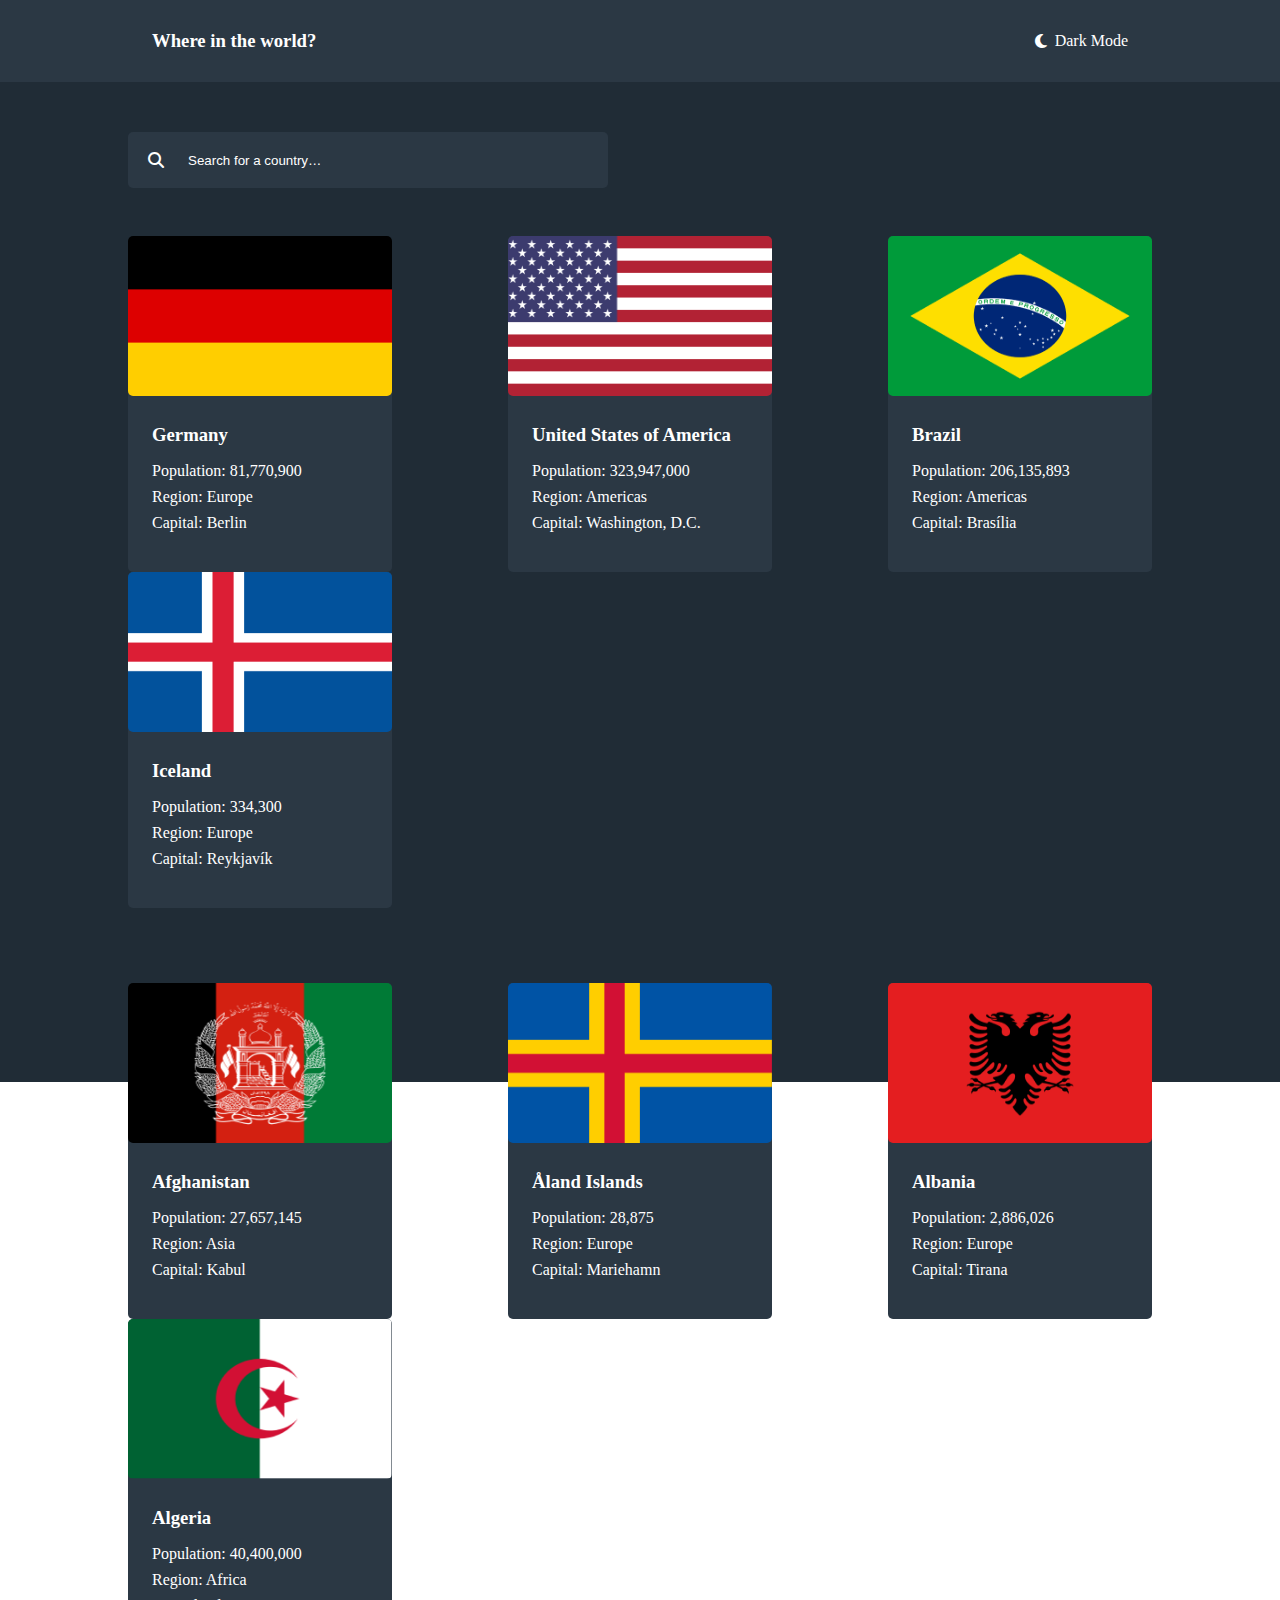
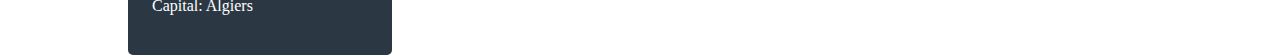
<file: index.html>
<!DOCTYPE html>
<html lang="en">
<head>
    <meta charset="UTF-8">
    <meta name="viewport" content="width=device-width, initial-scale=1.0">
    <title>Document</title>
    <link rel="stylesheet" href="style.css">
    <link rel="stylesheet" href="https://cdnjs.cloudflare.com/ajax/libs/font-awesome/6.5.1/css/all.min.css">
</head>
<body>
    <nav>
        <div class="container">
            <div class="row">
                <h3>Where in the world?</h3>
                <div class="mode">
                <i class="fa-solid fa-moon"></i>
                <a href="#">Dark Mode</a>
                </div>
            </div>
        </div>
    </nav>
    <section class="main-section">
        <div class="container2">
            <div class="searchBtn">
                <i class="fa-solid fa-magnifying-glass"></i>
                <input type="text" placeholder="Search for a country…">
            </div>
            <div class="row2">
                <div class="col">
                    <a href="./Germany.html">
                        <div class="card">
                            <div class="card-img">
                                <img src="./img/1280px-Flag_of_Germany.svg (8).png" alt="country">
                            </div>
                            <div class="card-titile">
                                <h3>Germany</h3>
                                <p style="margin-top: 16px;"><span>Population:</span> 81,770,900</p>
                                <p style="margin-top: 8px;"><span>Region:</span> Europe</p>
                                <p style="margin-top: 8px;"><span>Capital:</span> Berlin</p>
                            </div>
                        </div>
                    </a>
                </div>
                <div class="col">
                    <a href="./America.html">
                        <div class="card">
                            <div class="card-img">
                                <img src="./img/1280px-Flag_of_Germany.svg (9).png" alt="country">
                            </div>
                            <div class="card-titile">
                                <h3>United States of America</h3>
                                <p style="margin-top: 16px;"><span>Population:</span> 323,947,000</p>
                                <p style="margin-top: 8px;"><span>Region:</span> Americas</p>
                                <p style="margin-top: 8px;"><span>Capital:</span> Washington, D.C.</p>
                            </div>
                        </div>
                    </a>
                </div>
                <div class="col">
                    <a href="./Brazil.html">
                        <div class="card">
                            <div class="card-img">
                                <img src="./img/1280px-Flag_of_Germany.svg (2).png" alt="country">
                            </div>
                            <div class="card-titile">
                                <h3>Brazil</h3>
                                <p style="margin-top: 16px;"><span>Population:</span> 206,135,893</p>
                                <p style="margin-top: 8px;"><span>Region:</span> Americas</p>
                                <p style="margin-top: 8px;"><span>Capital:</span> Brasília</p>
                            </div>
                        </div>
                    </a>
                </div>
                <div class="col">
                    <a href="./Iceland.html">
                        <div class="card">
                            <div class="card-img">
                                <img src="./img/1280px-Flag_of_Germany.svg (3).png" alt="country">
                            </div>
                            <div class="card-titile">
                                <h3>Iceland</h3>
                                <p style="margin-top: 16px;"><span>Population:</span> 334,300</p>
                                <p style="margin-top: 8px;"><span>Region:</span> Europe</p>
                                <p style="margin-top: 8px;"><span>Capital:</span> Reykjavík</p>
                            </div>
                        </div>
                    </a>
                </div>   
            </div>
            <div class="row3">
                <div class="col">
                    <a href="./Afghanistan.html">
                        <div class="card">
                            <div class="card-img">
                                <img src="./img/1280px-Flag_of_Germany.svg (4).png" alt="country">
                            </div>
                            <div class="card-titile">
                                <h3>Afghanistan</h3>
                                <p style="margin-top: 16px;"><span>Population:</span> 27,657,145</p>
                                <p style="margin-top: 8px;"><span>Region:</span> Asia</p>
                                <p style="margin-top: 8px;"><span>Capital:</span> Kabul</p>
                            </div>
                        </div>
                    </a>
                </div>
                <div class="col">
                    <a href="./Åland Islands.html">
                        <div class="card">
                            <div class="card-img">
                                <img src="./img/1280px-Flag_of_Germany.svg (5).png" alt="country">
                            </div>
                            <div class="card-titile">
                                <h3>Åland Islands</h3>
                                <p style="margin-top: 16px;"><span>Population:</span> 28,875</p>
                                <p style="margin-top: 8px;"><span>Region:</span> Europe</p>
                                <p style="margin-top: 8px;"><span>Capital:</span> Mariehamn</p>
                            </div>
                        </div>
                    </a>
                </div>
                <div class="col">
                    <a href="./Albania.html">
                        <div class="card">
                            <div class="card-img">
                                <img src="./img/1280px-Flag_of_Germany.svg (6).png" alt="country">
                            </div>
                            <div class="card-titile">
                                <h3>Albania</h3>
                                <p style="margin-top: 16px;"><span>Population:</span> 2,886,026</p>
                                <p style="margin-top: 8px;"><span>Region:</span> Europe</p>
                                <p style="margin-top: 8px;"><span>Capital:</span> Tirana</p>
                            </div>
                        </div>
                    </a>
                </div>
                <div class="col">
                    <a href="./Algeria.html">
                        <div class="card">
                            <div class="card-img">
                                <img src="./img/1280px-Flag_of_Germany.svg (7).png" alt="country">
                            </div>
                            <div class="card-titile">
                                <h3>Algeria</h3>
                                <p style="margin-top: 16px;"><span>Population:</span> 40,400,000</p>
                                <p style="margin-top: 8px;"><span>Region:</span> Africa</p>
                                <p style="margin-top: 8px;"><span>Capital:</span> Algiers</p>
                            </div>
                        </div>
                    </a>
                </div>
            </div>
        </div>
    </section>
</body>
</html>
</file>
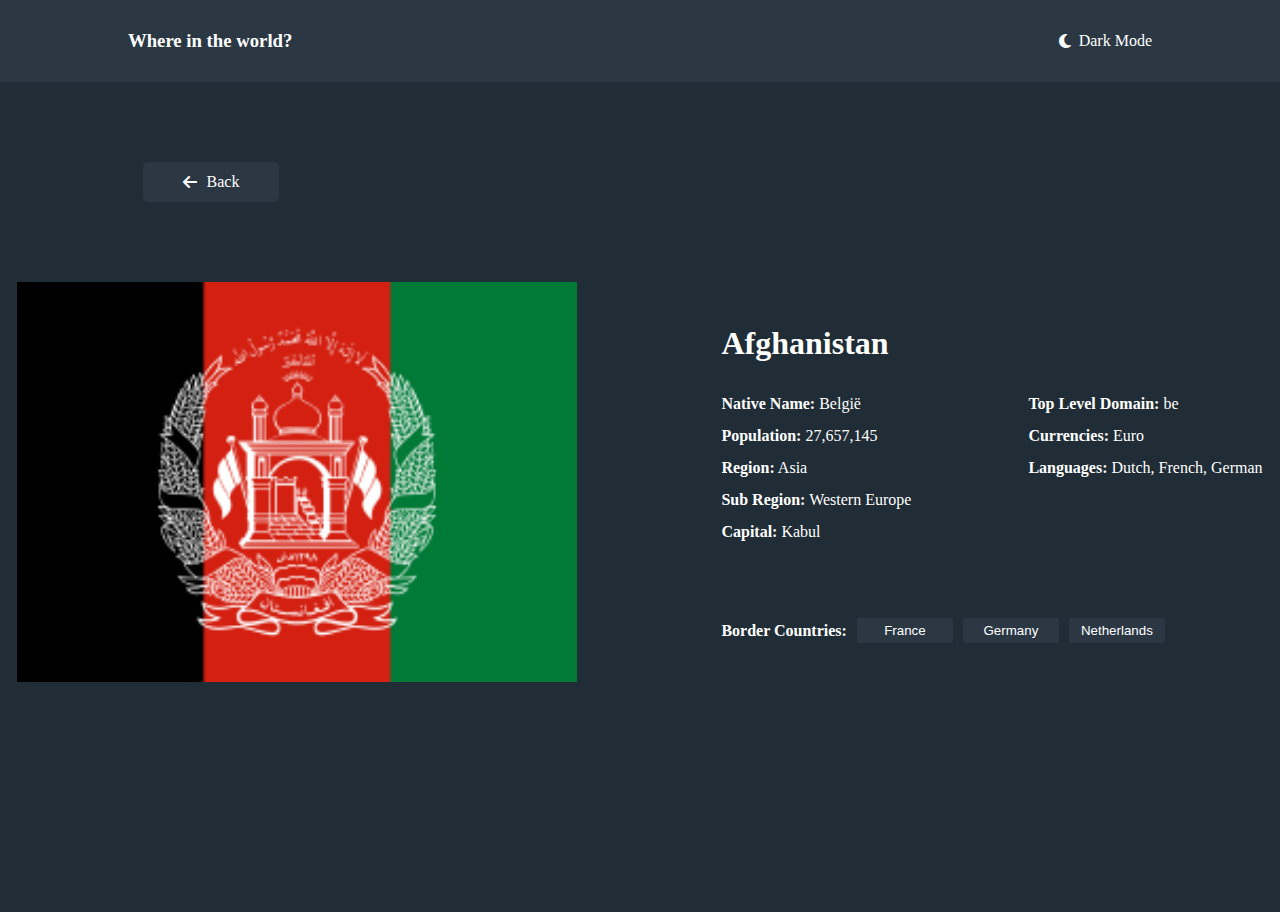
<file: Afghanistan.html>
<!DOCTYPE html>
<html lang="en">
<head>
    <meta charset="UTF-8">
    <meta name="viewport" content="width=device-width, initial-scale=1.0">
    <title>Document</title>
    <link rel="stylesheet" href="style2.css">
    <link rel="stylesheet" href="https://cdnjs.cloudflare.com/ajax/libs/font-awesome/6.5.1/css/all.min.css">
</head>
<body>
    <nav>
        <div class="container">
            <div class="row_1">
                <h3>Where in the world?</h3>
                <div class="mode">
                <i class="fa-solid fa-moon"></i>
                <a href="#">Dark Mode</a>
                </div>
            </div>
        </div>
    </nav>
    <div class="main-section">
        <div class="container_2">
            <div class="backBtn">
                <a href="index.html">
                    <button>
                        <i class="fa-solid fa-arrow-left"></i>
                        Back
                    </button>
                </a>
            </div>
            <div class="row left">
                <div class="flag-img">
                    <img class="abu" src="./img/1280px-Flag_of_Germany.svg (4).png" alt="flag">
                </div>
            
                <div class="description">
                    <h2>Afghanistan</h2>
                    <div class="aaa">
                        <div class="row right">
                            <div class="first-texts">
                                <p><span>Native Name:</span> België</p>
                                <p><span>Population:</span> 27,657,145</p>
                                <p><span>Region:</span> Asia</p>
                                <p><span>Sub Region:</span> Western Europe</p>
                                <p><span>Capital:</span> Kabul</p>
                            </div>
                            <div class="second-texts">
                                <p><span>Top Level Domain:</span> be</p>
                                <p><span>Currencies:</span> Euro</p>
                                <p><span>Languages:</span> Dutch, French, German</p>
                            </div>
                        </div>
                        <div class="under">
                            <div class="btns">
                                <p><span>Border Countries: </span></p>
                                <button>France</button>
                                <button>Germany</button>
                                <button>Netherlands</button>
                            </div>
                        </div>
                    </div>
                </div>
            </div>
        </div>
    </div>
</body>
</html>
</file>
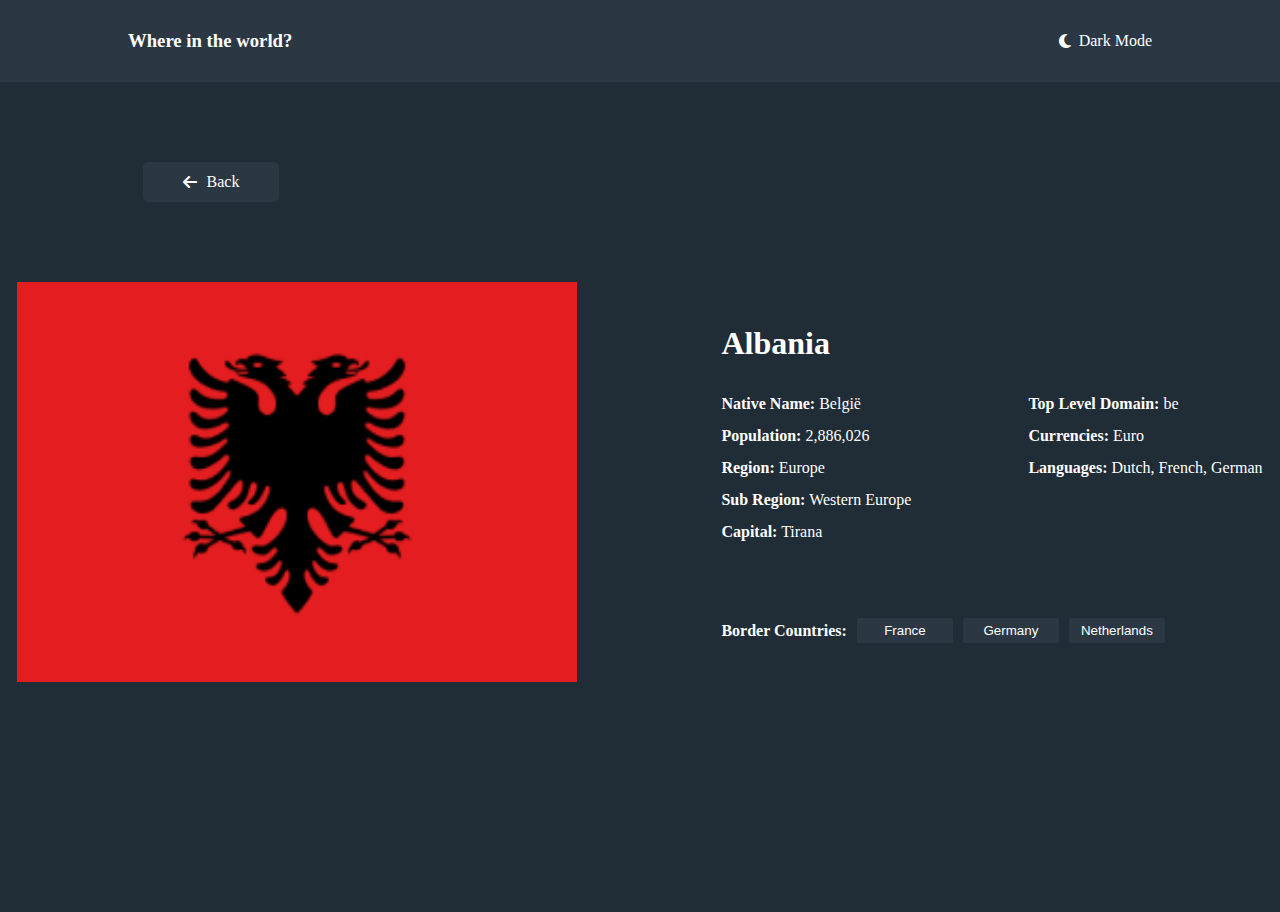
<file: Albania.html>
<!DOCTYPE html>
<html lang="en">
<head>
    <meta charset="UTF-8">
    <meta name="viewport" content="width=device-width, initial-scale=1.0">
    <title>Document</title>
    <link rel="stylesheet" href="style2.css">
    <link rel="stylesheet" href="https://cdnjs.cloudflare.com/ajax/libs/font-awesome/6.5.1/css/all.min.css">
</head>
<body>
    <nav>
        <div class="container">
            <div class="row_1">
                <h3>Where in the world?</h3>
                <div class="mode">
                <i class="fa-solid fa-moon"></i>
                <a href="#">Dark Mode</a>
                </div>
            </div>
        </div>
    </nav>
    <div class="main-section">
        <div class="container_2">
            <div class="backBtn">
                <a href="index.html">
                    <button>
                        <i class="fa-solid fa-arrow-left"></i>
                        Back
                    </button>
                </a>
            </div>
            <div class="row left">
                <div class="flag-img">
                    <img class="abu" src="./img/1280px-Flag_of_Germany.svg (6).png" alt="flag">
                </div>
            
                <div class="description">
                    <h2>Albania</h2>
                    <div class="aaa">
                        <div class="row right">
                            <div class="first-texts">
                                <p><span>Native Name:</span> België</p>
                                <p><span>Population:</span> 2,886,026</p>
                                <p><span>Region:</span> Europe</p>
                                <p><span>Sub Region:</span> Western Europe</p>
                                <p><span>Capital:</span> Tirana</p>
                            </div>
                            <div class="second-texts">
                                <p><span>Top Level Domain:</span> be</p>
                                <p><span>Currencies:</span> Euro</p>
                                <p><span>Languages:</span> Dutch, French, German</p>
                            </div>
                        </div>
                        <div class="under">
                            <div class="btns">
                                <p><span>Border Countries: </span></p>
                                <button>France</button>
                                <button>Germany</button>
                                <button>Netherlands</button>
                            </div>
                        </div>
                    </div>
                </div>
            </div>
        </div>
    </div>
</body>
</html>
</file>
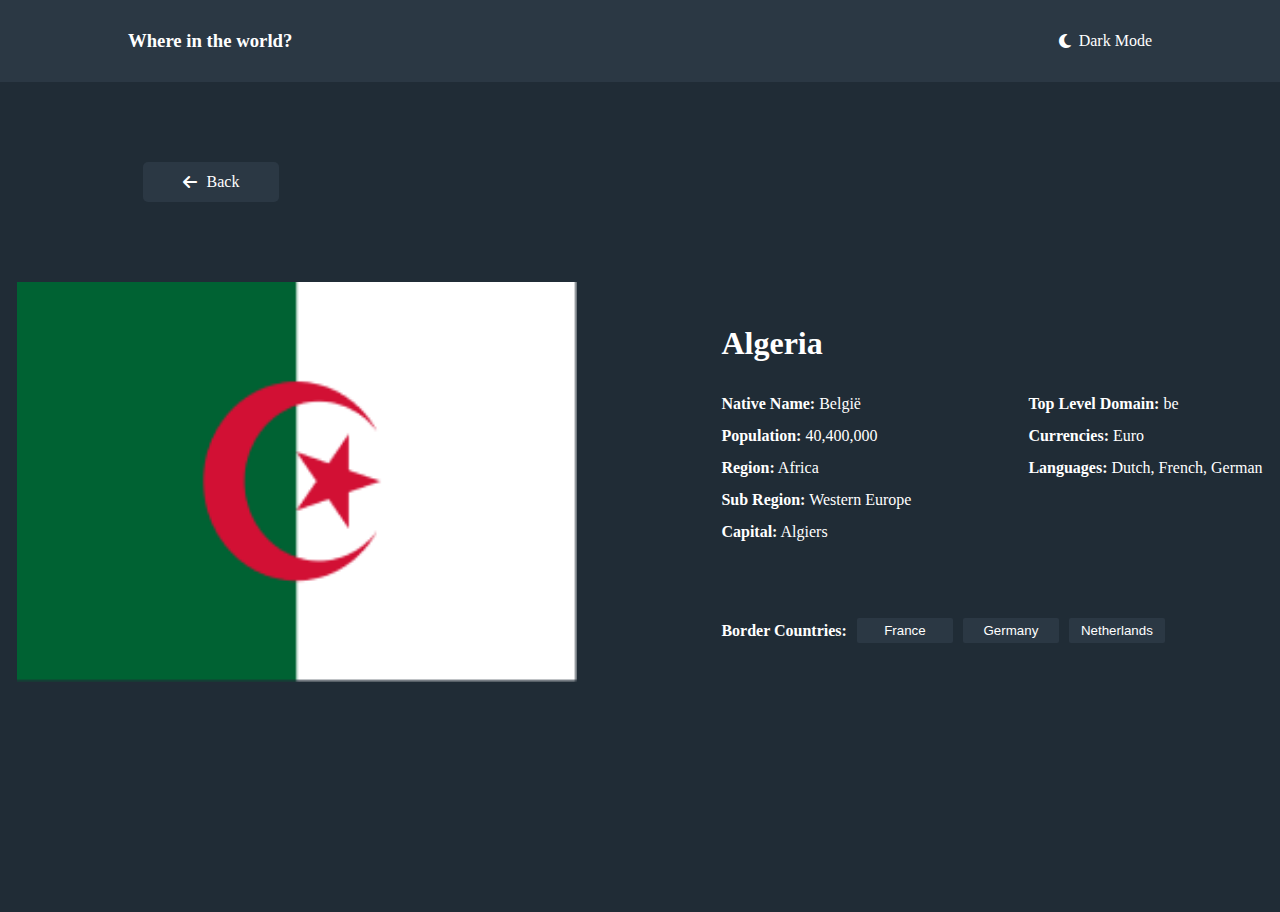
<file: Algeria.html>
<!DOCTYPE html>
<html lang="en">
<head>
    <meta charset="UTF-8">
    <meta name="viewport" content="width=device-width, initial-scale=1.0">
    <title>Document</title>
    <link rel="stylesheet" href="style2.css">
    <link rel="stylesheet" href="https://cdnjs.cloudflare.com/ajax/libs/font-awesome/6.5.1/css/all.min.css">
</head>
<body>
    <nav>
        <div class="container">
            <div class="row_1">
                <h3>Where in the world?</h3>
                <div class="mode">
                <i class="fa-solid fa-moon"></i>
                <a href="#">Dark Mode</a>
                </div>
            </div>
        </div>
    </nav>
    <div class="main-section">
        <div class="container_2">
            <div class="backBtn">
                <a href="index.html">
                    <button>
                        <i class="fa-solid fa-arrow-left"></i>
                        Back
                    </button>
                </a>
            </div>
            <div class="row left">
                <div class="flag-img">
                    <img class="abu" src="./img/1280px-Flag_of_Germany.svg (7).png" alt="flag">
                </div>
            
                <div class="description">
                    <h2>Algeria</h2>
                    <div class="aaa">
                        <div class="row right">
                            <div class="first-texts">
                                <p><span>Native Name:</span> België</p>
                                <p><span>Population:</span> 40,400,000</p>
                                <p><span>Region:</span> Africa</p>
                                <p><span>Sub Region:</span> Western Europe</p>
                                <p><span>Capital:</span> Algiers</p>
                            </div>
                            <div class="second-texts">
                                <p><span>Top Level Domain:</span> be</p>
                                <p><span>Currencies:</span> Euro</p>
                                <p><span>Languages:</span> Dutch, French, German</p>
                            </div>
                        </div>
                        <div class="under">
                            <div class="btns">
                                <p><span>Border Countries: </span></p>
                                <button>France</button>
                                <button>Germany</button>
                                <button>Netherlands</button>
                            </div>
                        </div>
                    </div>
                </div>
            </div>
        </div>
    </div>
</body>
</html>
</file>
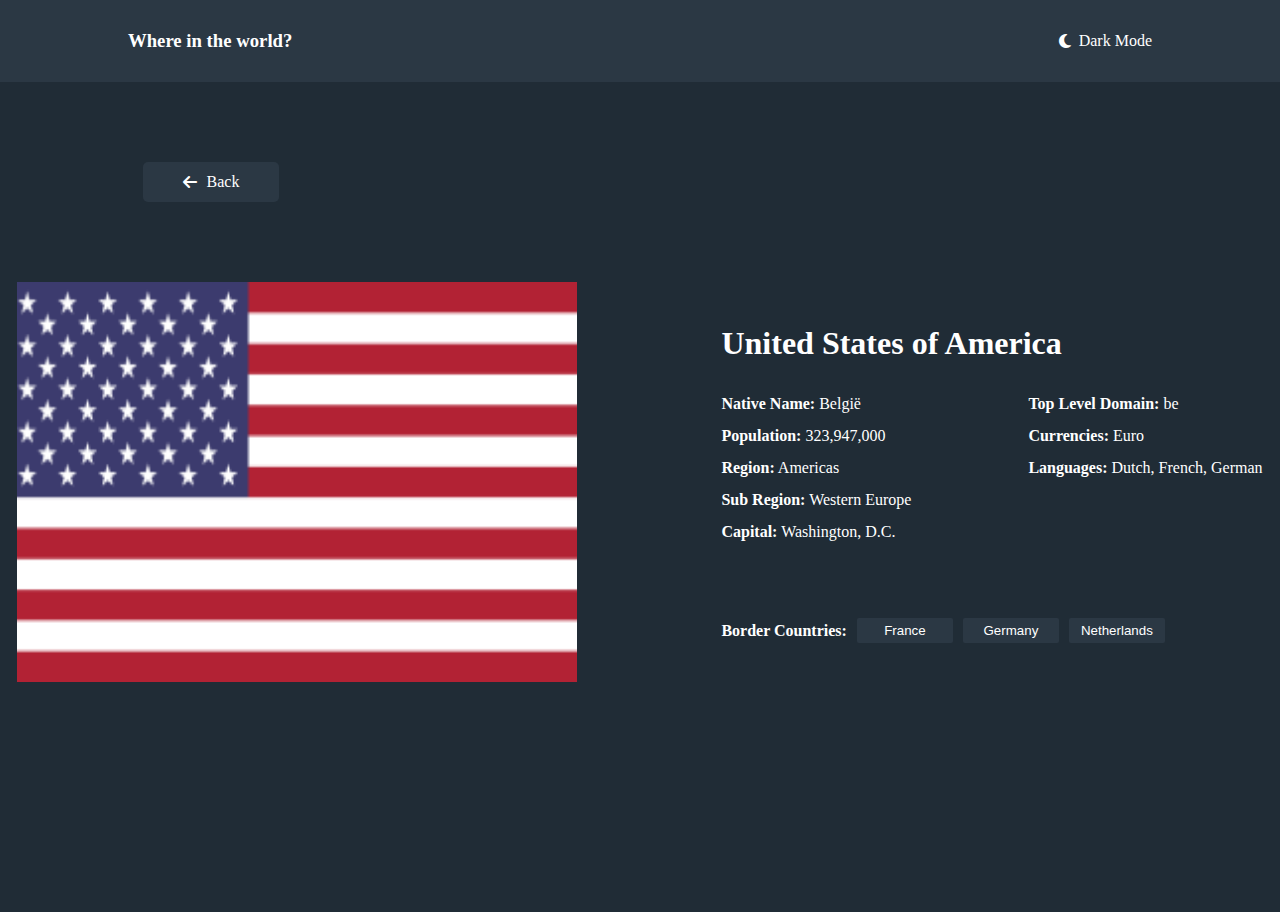
<file: America.html>
<!DOCTYPE html>
<html lang="en">
<head>
    <meta charset="UTF-8">
    <meta name="viewport" content="width=device-width, initial-scale=1.0">
    <title>Document</title>
    <link rel="stylesheet" href="style2.css">
    <link rel="stylesheet" href="https://cdnjs.cloudflare.com/ajax/libs/font-awesome/6.5.1/css/all.min.css">
</head>
<body>
    <nav>
        <div class="container">
            <div class="row_1">
                <h3>Where in the world?</h3>
                <div class="mode">
                <i class="fa-solid fa-moon"></i>
                <a href="#">Dark Mode</a>
                </div>
            </div>
        </div>
    </nav>
    <div class="main-section">
        <div class="container_2">
            <div class="backBtn">
                <a href="index.html">
                    <button>
                        <i class="fa-solid fa-arrow-left"></i>
                        Back
                    </button>
                </a>
            </div>
            <div class="row left">
                <div class="flag-img">
                    <img class="abu" src="./img/1280px-Flag_of_Germany.svg (9).png" alt="flag">
                </div>
            
                <div class="description">
                    <h2>United States of America</h2>
                    <div class="aaa">
                        <div class="row right">
                            <div class="first-texts">
                                <p><span>Native Name:</span> België</p>
                                <p><span>Population:</span> 323,947,000</p>
                                <p><span>Region:</span> Americas</p>
                                <p><span>Sub Region:</span> Western Europe</p>
                                <p><span>Capital:</span> Washington, D.C.</p>
                            </div>
                            <div class="second-texts">
                                <p><span>Top Level Domain:</span> be</p>
                                <p><span>Currencies:</span> Euro</p>
                                <p><span>Languages:</span> Dutch, French, German</p>
                            </div>
                        </div>
                        <div class="under">
                            <div class="btns">
                                <p><span>Border Countries: </span></p>
                                <button>France</button>
                                <button>Germany</button>
                                <button>Netherlands</button>
                            </div>
                        </div>
                    </div>
                </div>
            </div>
        </div>
    </div>
</body>
</html>
</file>
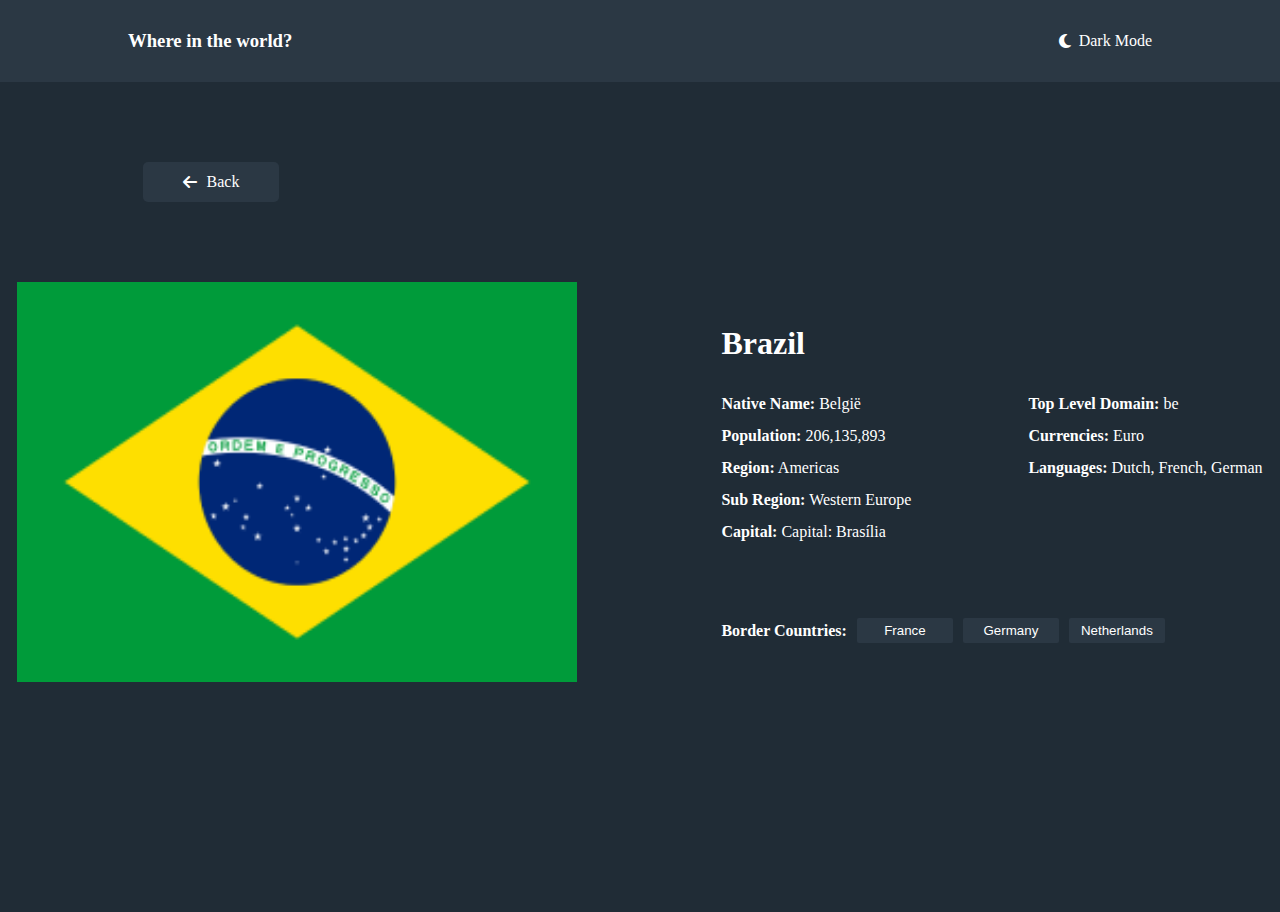
<file: Brazil.html>
<!DOCTYPE html>
<html lang="en">
<head>
    <meta charset="UTF-8">
    <meta name="viewport" content="width=device-width, initial-scale=1.0">
    <title>Document</title>
    <link rel="stylesheet" href="style2.css">
    <link rel="stylesheet" href="https://cdnjs.cloudflare.com/ajax/libs/font-awesome/6.5.1/css/all.min.css">
</head>
<body>
    <nav>
        <div class="container">
            <div class="row_1">
                <h3>Where in the world?</h3>
                <div class="mode">
                <i class="fa-solid fa-moon"></i>
                <a href="#">Dark Mode</a>
                </div>
            </div>
        </div>
    </nav>
    <div class="main-section">
        <div class="container_2">
            <div class="backBtn">
                <a href="index.html">
                    <button>
                        <i class="fa-solid fa-arrow-left"></i>
                        Back
                    </button>
                </a>
            </div>
            <div class="row left">
                <div class="flag-img">
                    <img class="abu" src="./img/1280px-Flag_of_Germany.svg (2).png" alt="flag">
                </div>
            
                <div class="description">
                    <h2>Brazil</h2>
                    <div class="aaa">
                        <div class="row right">
                            <div class="first-texts">
                                <p><span>Native Name:</span> België</p>
                                <p><span>Population:</span> 206,135,893</p>
                                <p><span>Region:</span> Americas</p>
                                <p><span>Sub Region:</span> Western Europe</p>
                                <p><span>Capital:</span> Capital: Brasília</p>
                            </div>
                            <div class="second-texts">
                                <p><span>Top Level Domain:</span> be</p>
                                <p><span>Currencies:</span> Euro</p>
                                <p><span>Languages:</span> Dutch, French, German</p>
                            </div>
                        </div>
                        <div class="under">
                            <div class="btns">
                                <p><span>Border Countries: </span></p>
                                <button>France</button>
                                <button>Germany</button>
                                <button>Netherlands</button>
                            </div>
                        </div>
                    </div>
                </div>
            </div>
        </div>
    </div>
</body>
</html>
</file>
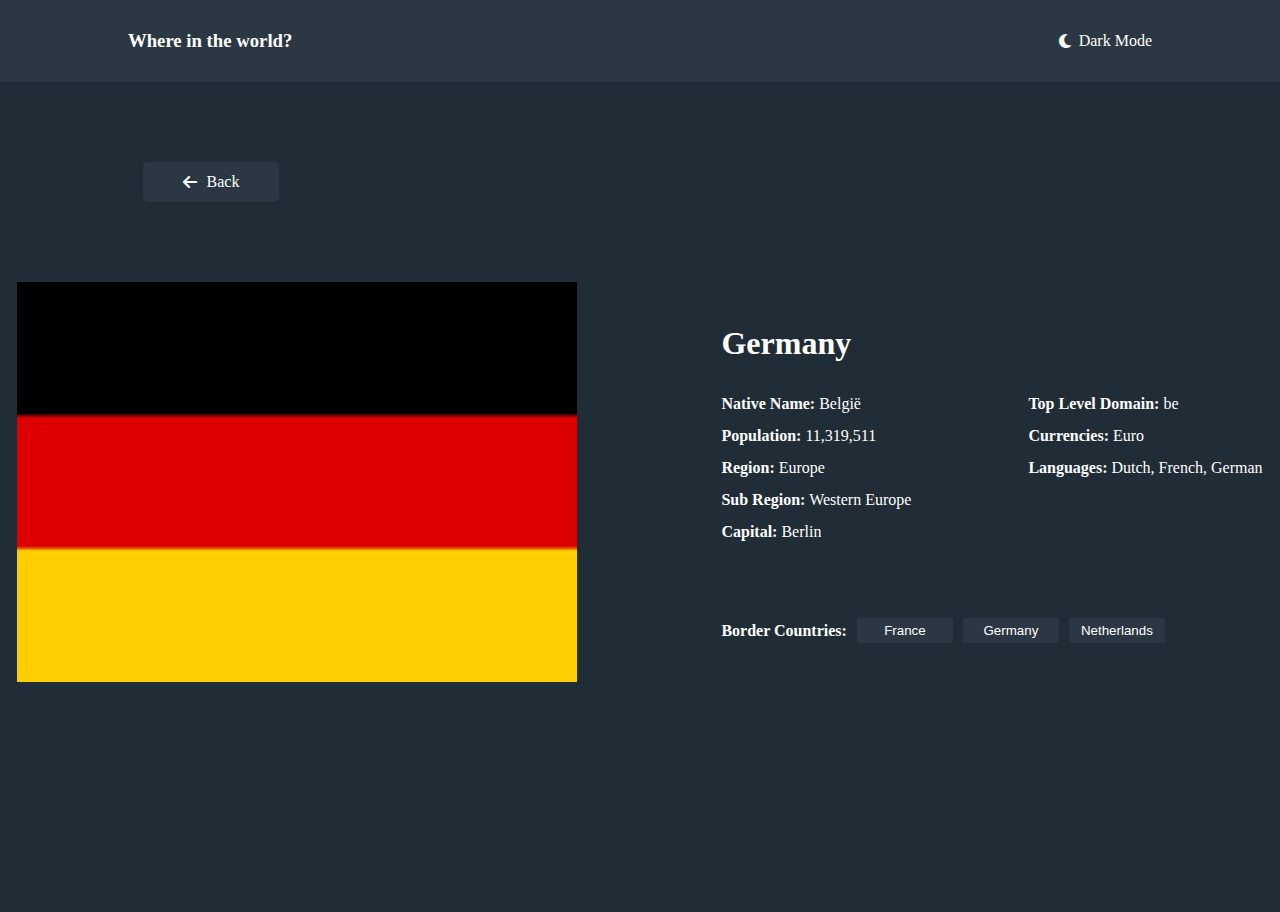
<file: Germany.html>
<!DOCTYPE html>
<html lang="en">
<head>
    <meta charset="UTF-8">
    <meta name="viewport" content="width=device-width, initial-scale=1.0">
    <title>Document</title>
    <link rel="stylesheet" href="style2.css">
    <link rel="stylesheet" href="https://cdnjs.cloudflare.com/ajax/libs/font-awesome/6.5.1/css/all.min.css">
</head>
<body>
    <nav>
        <div class="container">
            <div class="row_1">
                <h3>Where in the world?</h3>
                <div class="mode">
                <i class="fa-solid fa-moon"></i>
                <a href="#">Dark Mode</a>
                </div>
            </div>
        </div>
    </nav>
    <div class="main-section">
        <div class="container_2">
            <div class="backBtn">
                <a href="index.html">
                    <button>
                        <i class="fa-solid fa-arrow-left"></i>
                        Back
                    </button>
                </a>
            </div>
            <div class="row left">
                <div class="flag-img">
                    <img class="abu" src="./img/1280px-Flag_of_Germany.svg (8).png" alt="flag">
                </div>
            
                <div class="description">
                    <h2>Germany</h2>
                    <div class="aaa">
                        <div class="row right">
                            <div class="first-texts">
                                <p><span>Native Name:</span> België</p>
                                <p><span>Population:</span> 11,319,511</p>
                                <p><span>Region:</span> Europe</p>
                                <p><span>Sub Region:</span> Western Europe</p>
                                <p><span>Capital:</span> Berlin</p>
                            </div>
                            <div class="second-texts">
                                <p><span>Top Level Domain:</span> be</p>
                                <p><span>Currencies:</span> Euro</p>
                                <p><span>Languages:</span> Dutch, French, German</p>
                            </div>
                        </div>
                        <div class="under">
                            <div class="btns">
                                <p><span>Border Countries: </span></p>
                                <button>France</button>
                                <button>Germany</button>
                                <button>Netherlands</button>
                            </div>
                        </div>
                    </div>
                </div>
            </div>
        </div>
    </div>
</body>
</html>
</file>
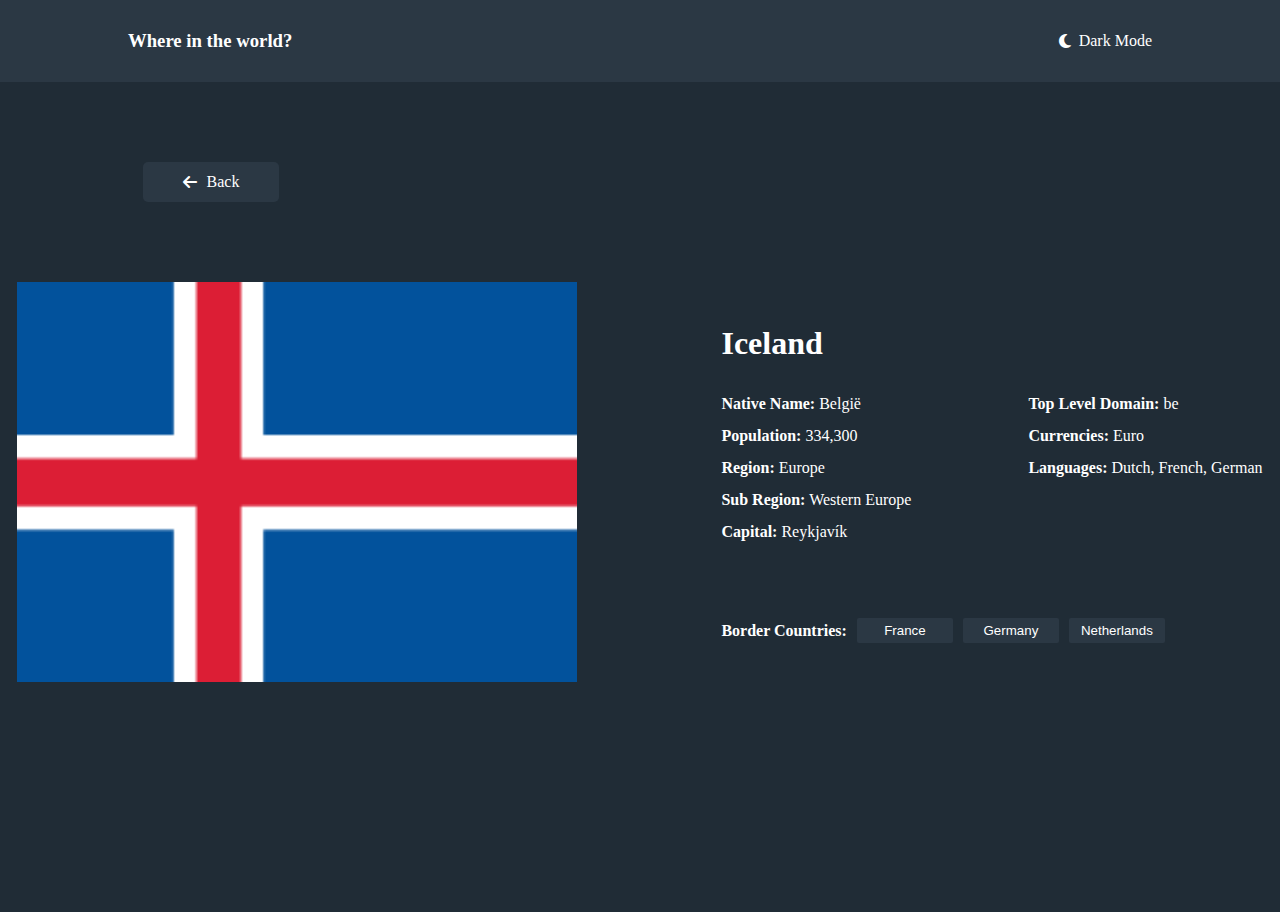
<file: Iceland.html>
<!DOCTYPE html>
<html lang="en">
<head>
    <meta charset="UTF-8">
    <meta name="viewport" content="width=device-width, initial-scale=1.0">
    <title>Document</title>
    <link rel="stylesheet" href="style2.css">
    <link rel="stylesheet" href="https://cdnjs.cloudflare.com/ajax/libs/font-awesome/6.5.1/css/all.min.css">
</head>
<body>
    <nav>
        <div class="container">
            <div class="row_1">
                <h3>Where in the world?</h3>
                <div class="mode">
                <i class="fa-solid fa-moon"></i>
                <a href="#">Dark Mode</a>
                </div>
            </div>
        </div>
    </nav>
    <div class="main-section">
        <div class="container_2">
            <div class="backBtn">
                <a href="index.html">
                    <button>
                        <i class="fa-solid fa-arrow-left"></i>
                        Back
                    </button>
                </a>
            </div>
            <div class="row left">
                <div class="flag-img">
                    <img class="abu" src="./img/1280px-Flag_of_Germany.svg (3).png" alt="flag">
                </div>
            
                <div class="description">
                    <h2>Iceland</h2>
                    <div class="aaa">
                        <div class="row right">
                            <div class="first-texts">
                                <p><span>Native Name:</span> België</p>
                                <p><span>Population:</span> 334,300</p>
                                <p><span>Region:</span> Europe</p>
                                <p><span>Sub Region:</span> Western Europe</p>
                                <p><span>Capital:</span> Reykjavík</p>
                            </div>
                            <div class="second-texts">
                                <p><span>Top Level Domain:</span> be</p>
                                <p><span>Currencies:</span> Euro</p>
                                <p><span>Languages:</span> Dutch, French, German</p>
                            </div>
                        </div>
                        <div class="under">
                            <div class="btns">
                                <p><span>Border Countries: </span></p>
                                <button>France</button>
                                <button>Germany</button>
                                <button>Netherlands</button>
                            </div>
                        </div>
                    </div>
                </div>
            </div>
        </div>
    </div>
</body>
</html>
</file>
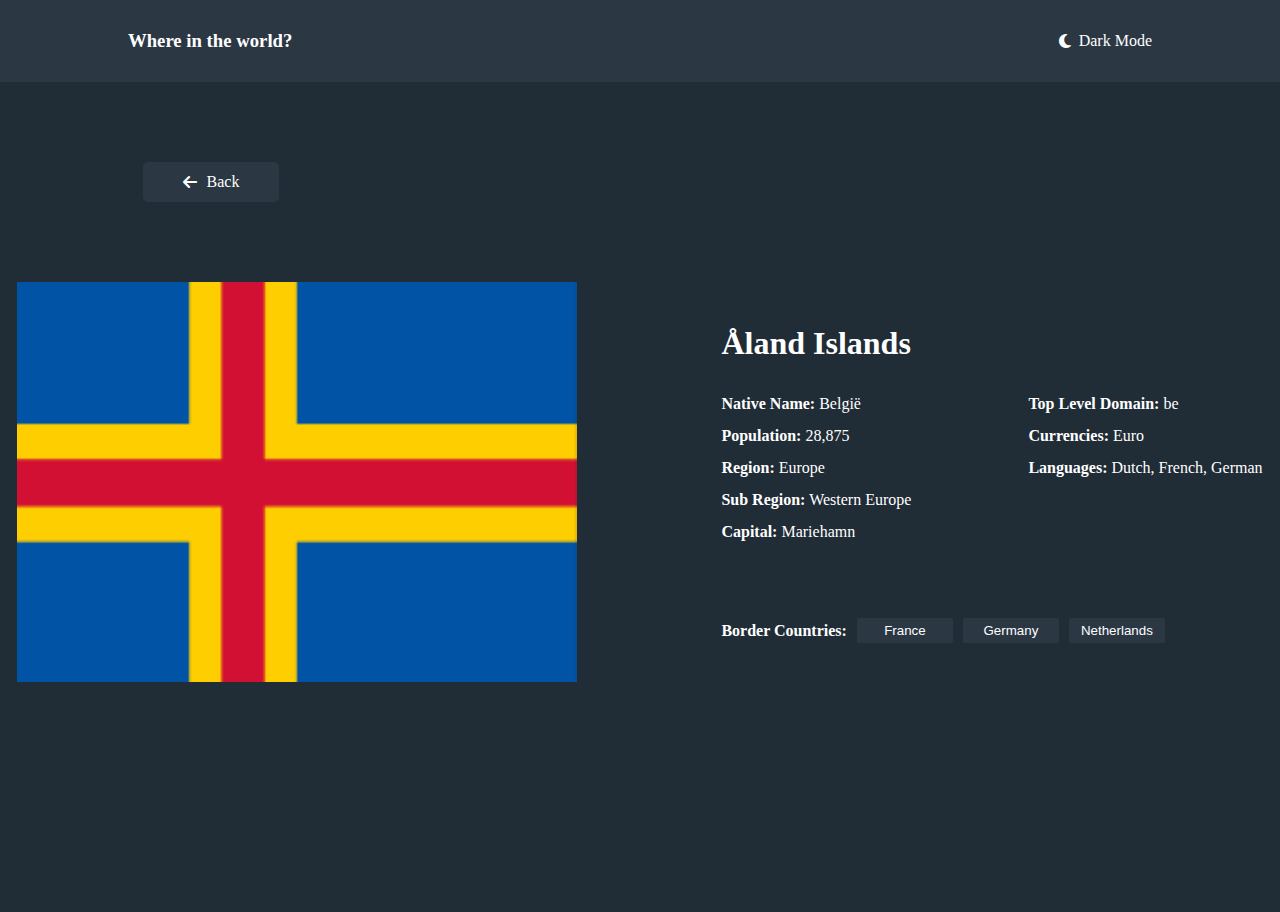
<file: Åland Islands.html>
<!DOCTYPE html>
<html lang="en">
<head>
    <meta charset="UTF-8">
    <meta name="viewport" content="width=device-width, initial-scale=1.0">
    <title>Document</title>
    <link rel="stylesheet" href="style2.css">
    <link rel="stylesheet" href="https://cdnjs.cloudflare.com/ajax/libs/font-awesome/6.5.1/css/all.min.css">
</head>
<body>
    <nav>
        <div class="container">
            <div class="row_1">
                <h3>Where in the world?</h3>
                <div class="mode">
                <i class="fa-solid fa-moon"></i>
                <a href="#">Dark Mode</a>
                </div>
            </div>
        </div>
    </nav>
    <div class="main-section">
        <div class="container_2">
            <div class="backBtn">
                <a href="index.html">
                    <button>
                        <i class="fa-solid fa-arrow-left"></i>
                        Back
                    </button>
                </a>
            </div>
            <div class="row left">
                <div class="flag-img">
                    <img class="abu" src="./img/1280px-Flag_of_Germany.svg (5).png" alt="flag">
                </div>
            
                <div class="description">
                    <h2>Åland Islands</h2>
                    <div class="aaa">
                        <div class="row right">
                            <div class="first-texts">
                                <p><span>Native Name:</span> België</p>
                                <p><span>Population:</span> 28,875</p>
                                <p><span>Region:</span> Europe</p>
                                <p><span>Sub Region:</span> Western Europe</p>
                                <p><span>Capital:</span> Mariehamn</p>
                            </div>
                            <div class="second-texts">
                                <p><span>Top Level Domain:</span> be</p>
                                <p><span>Currencies:</span> Euro</p>
                                <p><span>Languages:</span> Dutch, French, German</p>
                            </div>
                        </div>
                        <div class="under">
                            <div class="btns">
                                <p><span>Border Countries: </span></p>
                                <button>France</button>
                                <button>Germany</button>
                                <button>Netherlands</button>
                            </div>
                        </div>
                    </div>
                </div>
            </div>
        </div>
    </div>
</body>
</html>
</file>
<file: style.css>
* {
    margin: 0;
    padding: 0;
    box-sizing: border-box;
}

nav {
    padding: 30px;
    background-color: #2B3844;
    color: white;
}

nav a {
    color: white;
    text-decoration: none;
}

.mode {
    display: flex;
    align-items: center;
    gap: 8px;
}

.row {
    display: flex;
    flex-wrap: wrap;
    justify-content: space-between;
    align-items: center;
}

.row2 {
    display: flex;
    flex-wrap: wrap;
    justify-content: space-between;
    align-items: center;
    margin-top: 48px;
}

.row3 {
    display: flex;
    flex-wrap: wrap;
    justify-content: space-between;
    align-items: center;
    margin-top: 75px;
}

.container {
    width: 80%;
    margin: 0 auto;
}

.container2 {
    width: 80%;
    margin: 0 auto;
    padding-top: 20px;
}

.searchBtn {
    border-radius: 5px;
    margin-top: 30px;
    background-color: #2B3844;
    width: 480px;
    padding: 20px;
    display: flex;
    align-items: center;
    gap: 24px;
}

.searchBtn input {
    color: white;
}

col {
    padding-top: 30px;
}

.card {
    width: 264px;
    height: 336px;
    border-radius: 5px;
    background-color: #2B3844;
    color: white;
}

.card img {
    width: 100%;
    height: 160px;
    border-radius: 5px;
}

.main-section {
    background-color: #202C36;
    height: 1000px;
}

input {
    background: none;
    border: none;
    outline: none;
}

input::placeholder {
    color: white;
}

.fa-solid {
    color: white;
}

.card-titile {
    margin-top: 24px;
    margin-left: 24px;
}

.row2 a {
    text-decoration: none;
}

.row3 a {
    text-decoration: none;
}

@media (max-width: 376px) {
    .searchBtn {
        width: 280px !important;
        margin: 0 auto;
    }

    nav {
        padding: 30px 0;
    }
    .card {
        width: 264px !important;
        height: 336px !important;
    }

    .container {
        margin: 0 auto !important;
    }

    .container2 {
        margin: 0 auto !important;
    }

    .main-section {
        height: 3300px !important;
    }

    .row2 {
        margin-top: 100px !important;
        justify-content: center !important;
    }

    .row3 {
        margin-top: 0 !important;
        justify-content: center !important;
    }

    .col {
        margin-top: 40px;
    }
}
</file>
<file: style2.css>
* {
    margin: 0;
    padding: 0;
    box-sizing: border-box;
}

body {
    background-color: #202C36;
}

nav {
    display: flex;
    justify-content: center;
    align-items: center;
    background-color: #2B3844;
    color: white;
    padding: 30px 0;
}

nav a {
    color: white;
    text-decoration: none;
}

.mode {
    display: flex;
    align-items: center;
    gap: 8px;
}

.row_1 {
    display: flex;
    justify-content: space-between;
    align-items: center;
}

.main-section {
    height: 750px;
}

.container {
    width: 80%;
    margin-top: 0 auto;
}

.row {
    display: flex;
    justify-content: center;
}

.left {
    margin-top: 80px;
    gap: 144px;
}

.right {
    gap: 117px;
}

.description {
    color: white;
}

.flag-img img {
    width: 560px;
    height: 400px;
}

.backBtn a {
    text-decoration: none;
}

.backBtn button {
    font-family: Nunito Sans;
    font-size: 16px;
    font-weight: 300;
    line-height: 20px;
    letter-spacing: 0px;
    margin-top: 80px;
    margin-left: 143px;
    background-color: #2B3844;
    color: white;
    width: 136px;
    padding: 10px;
    border: none;
    border-radius: 5px;
    display: flex;
    justify-content: center;
    align-items: center;
    gap: 10px;
}

.description h2 {
    font-family: Nunito Sans;
    font-size: 32px;
    font-weight: 800;
    line-height: 44px;
    letter-spacing: 0px;
    text-align: left;
    margin-top: 39px;
}

.first-texts p span {
    font-family: Nunito Sans;
    font-size: 16px;
    font-weight: 600;
    line-height: 32px;
    letter-spacing: 0px;
    text-align: left;
}

.second-texts p span {
    font-family: Nunito Sans;
    font-size: 16px;
    font-weight: 600;
    line-height: 32px;
    letter-spacing: 0px;
    text-align: left;
}

.first-texts p {
    font-family: Nunito Sans;
    font-size: 16px;
    font-weight: 300;
    line-height: 32px;
    letter-spacing: 0px;
    text-align: left;
}

.second-texts p {
    font-family: Nunito Sans;
    font-size: 16px;
    font-weight: 300;
    line-height: 32px;
    letter-spacing: 0px;
    text-align: left;
}

.first-texts {
    margin-top: 23px;
}

.second-texts {
    margin-top: 23px;
}

.under {
    margin-top: 70px;
    display: flex;
    align-items: center;
    gap: 16px;
}

.under p span {
    font-family: Nunito Sans;
    font-size: 16px;
    font-weight: 600;
    line-height: 24px;
    letter-spacing: 0px;
    text-align: left;
    margin-top: 70px;
    width: 127px;
}

.btns {
    display: flex;
    align-items: center;
    gap: 10px;
}

.btns button {
    background-color: #2B3844;
    border: none;
    border-radius: 2px;
}

.under .btns button {
    width: 96px;
    padding: 5px;
    color: #FFFFFF;
}

@media (max-width: 376px) {
    nav {
        display: flex;
        justify-content: center;
        align-items: center;
        background-color: #2B3844;
        color: white;
    }

    .mode {
        display: flex;
        align-items: center;
    }

    .backBtn button {
        margin-top: 40px;
        margin-left: 28px;
        width: 104px !important;
        padding: 6px !important;
    }

    .main-section {
        height: 900px !important;
    }

    .left {
        display: block;
    }

    .flag-img {
        display: flex;
        justify-content: center;
    }

    .abu {
        width: 320px !important;
        height: 229px !important;
    }

    .right {
        display: block; 
    }

    .aaa {
        margin-top: 16px;
        margin-left: 28px;
    }

    .description h2 {
        margin-top: 44px;
        margin-left: 28px;
    }

    .second-texts {
        margin-top: 32px;
    }

    .under {
        margin-top: 32px;
    }

    .btns {
        display: block;
    }

    .btns button {
        margin-top: 16px;
    }
}
</file>
